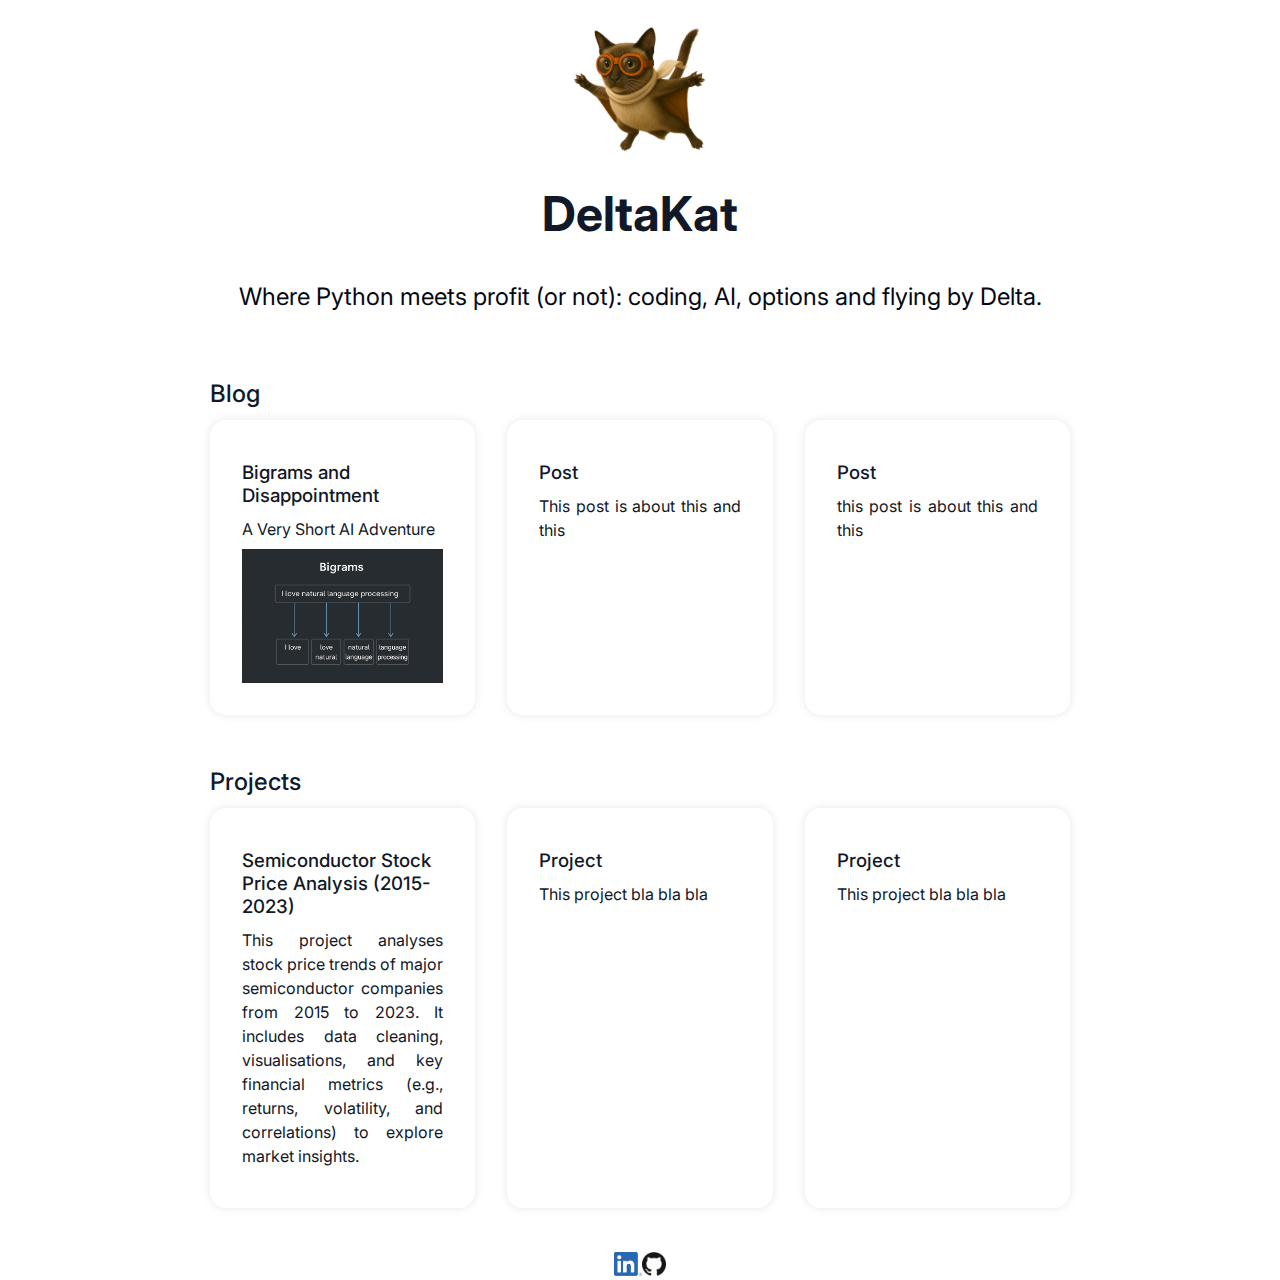
<file: index.html>
<!doctype html>
<html lang="en">

<head>
  <meta charset="UTF-8">
  <meta name="viewport" content="width=device-width, initial-scale=1.0">

  <title>DeltaKat</title>

  <meta name="author" content="Kat">
  <meta name="keywords" content="Python, AI, options, Delta">
  <meta name="robots" content="index, follow">

  <meta name="description" content="Where Python meets profit (or not): coding, AI, options and flying by Delta.">
  <link rel="icon" href="./cat-solid.svg" type="image/x-icon">
  <link rel="apple-touch-icon" href="./cat-solid.svg">

  <link rel="preconnect" href="https://fonts.googleapis.com">
  <link rel="preconnect" href="https://fonts.gstatic.com" crossorigin>
  <link
    href="https://fonts.googleapis.com/css2?family=Inter:ital,opsz,wght@0,14..32,100..900;1,14..32,100..900&display=swap"
    rel="stylesheet">

  <link rel="stylesheet" href="style.css">
</head>

<body>
  <main style="display:flex; align-items: center; flex-direction: column;">
    <section style="display: flex; flex-wrap: wrap; justify-content: center;">

      <div style="display: flex; justify-content: center; ">
        <img src="./float.png" class="picture" alt="DeltaKat" style="width: 20%; height: auto;">
      </div>

      <hgroup style="display: flex; flex-direction: column; align-items: center; text-align: center;">
        <h1 style="text-align: center; font-weight: 700;">
          DeltaKat
        </h1>

        <p style="color: rgb(3, 7, 18); font-size: 150%; text-align: center;">
          Where Python meets profit (or not): coding, AI, options and flying by Delta.
        </p>
      </hgroup>

    </section>

    <section id="blog">
      <h2>Blog</h2>
      <div class="cards">
        <div class="card">
          <h3>Bigrams and Disappointment</h3>
          <p>A Very Short AI Adventure</p>
          <div style="display: flex; justify-content: center; ">
            <img src="./Bigrams.png" class="picture" alt="DeltaKat" style="width: 100%; height: auto;">
          </div>
          <!-- add date -->
        </div>
        <div class="card">
          <h3>Post </h3>
          <p>This post is about this and this</p>
        </div>
        <div class="card">
          <h3>Post </h3>
          <p>this post is about this and this</p>
        </div>
      </div>
    </section>

    <section id="portfolio">
      <h2>Projects</h2>
      <div class="cards">
        <div class="card">
          <h3>Semiconductor Stock Price Analysis (2015-2023)</h3>
          <p>This project analyses stock price trends of major semiconductor companies from 2015 to 2023. It includes
            data cleaning, visualisations, and key financial metrics (e.g., returns, volatility, and correlations) to
            explore market insights.</p>
        </div>
        <div class="card">
          <h3>Project</h3>
          <p>This project bla bla bla</p>
        </div>
        <div class="card">
          <h3>Project</h3>
          <p>This project bla bla bla</p>
        </div>
      </div>
    </section>
    <!-- <section style="text-align: center; display: flex; flex-direction: column; align-items: center; gap: 1rem;">
      <h2>About me</h2>
      <div>
        <p>
          I'm Kat
        </p>
      </div>
      <div>
        <p style="text-align: center;">I code</p>
        <div style="display:flex; gap: 8px;">
          <img src="./icons/Python-logo-notext.svg" class="icon" alt="Python">
          <img src="./icons/Pandas.svg" class="icon" alt="Pandas">
          <img src="./icons/Matplotlib.svg" class="icon" alt="Matplotlib">
          <img src="./icons/file-type-excel.svg" class="icon" alt="Excel">
          <img src="./icons/file-type-numpy.svg" class="icon" alt="Numpy">
          <img src="./icons/PyTorch.svg" class="icon" alt="PyTorch">
          <img src="./icons/MySQL.svg" class="icon" alt="MySQL">
          <img src="./icons/icons8-api-100.png" class="icon" alt="API">
        </div>
      </div>
      <div>
        <p>I trade</p>
      </div>

      <div>
        <p>I do <a href="https://www.bridge-charity.org.uk/#home">charity</a></p>
      </div>
      
    </section> -->



    <footer style="height: 1.5rem; display: flex; justify-content: center; margin-top: 1.5rem;">
      <a href="https://www.linkedin.com/in/katrina-medvedeva-7a849012/" target="_blank"><img src="LI-In-Bug.png"
          alt="Katrina's Linkedin Profile" style="height: 100%"></a>
      <a href="https://github.com/med4kat" target="_blank"><img src="GitHub-Mark-120px-plus.png"
          alt="Katrina's GitHub Profile" style="height: 100%"></a>
    </footer>

</body>

</html>
</file>
<file: style.css>
:root {
  --font-sans:  "Inter", sans-ui-sans-serif, system-ui, -apple-system, BlinkMacSystemFont, Segoe UI, Roboto, Helvetica Neue, Arial, Noto Sans, sans-serif, Apple Color Emoji, Segoe UI Emoji, Segoe UI Symbol, Noto Color Emoji;
  --font-serif: "Book Antiqua", "Palatino Linotype", Palatino, serif;

  --dark-background: rgb(28, 27, 28);
  --dark-font-color: rgb(233, 227, 230);
  --light-background: white;
  --light-font-color: rgb(17, 24, 39);;
}

* {
  box-sizing: border-box;
  margin: 0;
  padding: 0;
}

html {
  background-color: var(--light-background);
  color: var(--light-font-color);
  font-size: 100%;
  font-family: var(--font-sans);
  font-optical-sizing: auto;
  font-weight: 400;
  font-style: normal;
}

h1,
h2,
h3 {
  margin-bottom: 0.5em;
  margin-top: 0.5em;
}

h2, h3 {
  font-weight: 500;
}

h1 {
  color: rgb(17, 24, 39);
  font-size: 3rem;
  font-weight: 500
}

/* h2 {
  color: rgb(17, 24, 39);
  font-size: 2rem;
  font-weight: 500;
} */

a {
  color: rgb(27, 47, 89);
  text-decoration: none;
}

a:hover {
  color: rgb(38, 75, 156);
  text-decoration: underline;
}

p {
  line-height: 150%;

  margin-bottom: 0.5em;
  margin-top: 0.5em;
}

.card p {
    text-align: justify;
}

main section {
  width: min(900px, 100%);
  padding: 2ch;
}

.icon {
  height: 2rem;
}

.cards {
  display: grid; 
  gap: 2rem; 
  grid-template-columns: 1fr 1fr 1fr;
}

@media (max-width: 900px) {
  .cards {
    grid-template-columns: 1fr 1fr;
  }
}

@media (max-width: 600px) {
  .cards {
    grid-template-columns: 1fr;
  }
}

.card {
  padding-bottom: 2rem;
  border-radius: 1rem;
  box-shadow: 0 0 10px rgba(0, 0, 0, 0.1);
  padding: 2rem;
}

.card:hover {
  box-shadow: 0 0 20px rgba(0, 0, 0, 0.2);
  cursor: pointer;
  transition: all 0.3s ease;
}
</file>
